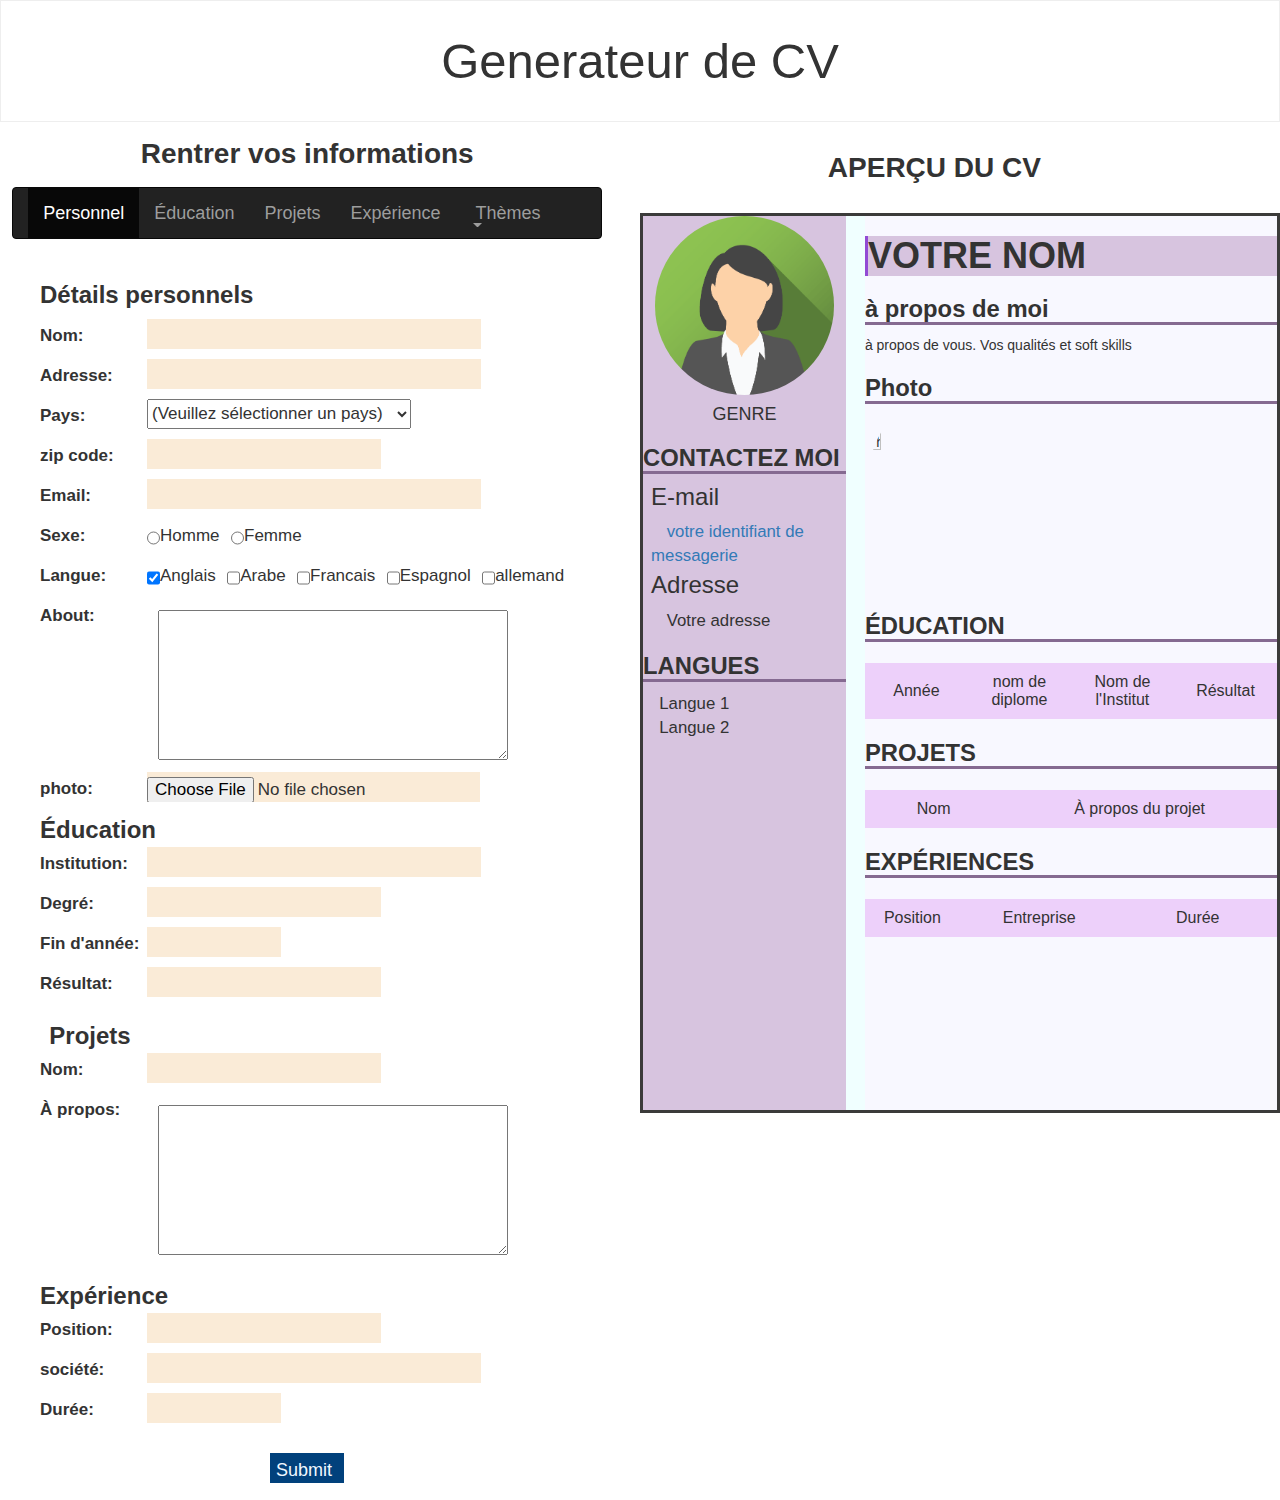
<file: generateur cv prototype2/index.html>
<html>

<head>
    <link rel="stylesheet" href="https://maxcdn.bootstrapcdn.com/bootstrap/3.4.1/css/bootstrap.min.css">
    <script src="https://ajax.googleapis.com/ajax/libs/jquery/3.5.1/jquery.min.js"></script>
    <script src="https://maxcdn.bootstrapcdn.com/bootstrap/3.4.1/js/bootstrap.min.js"></script>
    <link rel="stylesheet" href="form.css" />
    <link rel="stylesheet" href="./themes/resume.css" id="theme" />
</head>

<body>
    <div class="header">Generateur de CV</div>
    <div id="main">
        <div class="inputMain">
            <div class="inputHeader">Rentrer vos informations</div>
            <div class="categories">
                <nav class="navbar navbar-inverse">
                    <div class="container-fluid">
                      <ul class="nav navbar-nav">
                        <li class="active"><a href="#personal">Personnel</a></li>
                        <li><a href="#education">Éducation</a></li>
                        <li><a href="#projects">Projets</a></li>
                        <li><a href="#experience">Expérience</a></li>
                        <li class="dropdown">
                          <a class="dropdown-toggle" data-toggle="dropdown" href="#">Thèmes
                          <span class="caret"></span></a>
                          <ul class="dropdown-menu">
                            <li><a href="#" id="default">Défaut</a></li>
                            <li><a href="#" id="blue">Bleu</a></li>
                            <li><a href="#" id="grey">Gris</a></li>
                          </ul>
                        </li>
                        
                      </ul>
                    </div>
                  </nav>
            </div>
            <div class="inputForm">
                <form name='registration' onSubmit="return formValidation();">
                    <ul>
                        <li>
                            <h3 id="personal" style="text-align: left; font-weight: bold;">Détails personnels</h3>
                        </li>
                        <li><label for="username">Nom:</label></li>
                        <li><input type="text" name="username" size="30" /></li>

                        <li><label for="address">Adresse:</label></li>
                        <li><input type="text" name="address" size="30" /></li>

                        <li><label for="country">Pays:</label></li>
                        <li>
                            <select name="country">
                                <option selected="" value="Default">(Veuillez sélectionner un pays)</option>
                                <option value="Australia">Maroc</option>
                                <option value="Canada">France</option>
                                <option value="India">Espagne</option>
                                <option value="Russia">Allemagne</option>
                                <option value="USA">États-Unis</option>
                            </select>
                        </li>
                        <li><label for="zip">zip code:</label></li>
                        <li><input type="text" name="zip" /></li>

                        <li><label for="email">Email:</label></li>
                        <li><input type="text" name="email" size="30" /></li>

                        <li><label id="gender">Sexe:</label></li>
                        <li><input type="radio" name="sex" value="Male" /><span>Homme</span></li>
                        <li><input type="radio" name="sex" value="Female" /><span>Femme</span></li>

                        <li><label>Langue:</label></li>
                        <li><input type="checkbox" name="language" value="English" checked /><span>Anglais</span></li>
                        <li><input type="checkbox" name="language" value="Hindi" /><span>Arabe</span></li>
                        <li><input type="checkbox" name="language" value="French" /><span>Francais</span></li>
                        <li><input type="checkbox" name="language" value="Spanish" /><span>Espagnol</span></li>
                        <li><input type="checkbox" name="language" value="Russian" /><span>allemand</span></li>
                        <li><label for="desc">About:</label></li>
                        <li><textarea name="desc" id="desc"></textarea></li>
                        <li><label for="photo">photo:</label></li>
                        <li><input type="file" name="photo" id="photo-input" accept="image/*" onchange="previewPhoto()" /></li>
                    </ul>
                    <br>
                    <ul>

                        <li>
                            <h3><label id="education" style="text-align: center;">Éducation</label></h3>

                        </li>
                        <div class="eform">
                            <li><label for="institute">Institution:</label></li>
                            <li><input type="text" required name="insti" size="30" /></li>

                            <li><label for="degree">Degré:</label></li>
                            <li><input type="text" name="degree" size="20" required /></li>
                            <li><label for="year">Fin d'année:</label></li>
                            <li><input type="text" required name="year" size="10" /></li>
                            <li><label for="result">Résultat:</label></li>
                            <li><input type="text" required name="result" size="20" /></li>
                        </div>
                    </ul>
                    <br>
                    <ul>
                        <li>
                            <h3><label id="projects"
                                    style="text-align: center; margin-top: 2%; margin-top: 2%;">Projets</label></h3>
                        </li>
                        <div id="pform">
                            <li><label for="pname">Nom: </label></li>
                            <li><input type="text" name="pname" size="20" /></li>

                            <li><label for="pabout">À propos:</label></li>
                            <li><textarea type="text" name="pabout" size="30"></textarea></li>
                        </div>
                    </ul>
                    <br>
                    <ul>
                        <li>
                            <h3><label id="experience"
                                    style="text-align: center; margin-top: 2%; margin-top: 2%;">Expérience</label></h3>
                        </li>
                        <div id="expform">
                            <li><label for="position">Position: </label></li>
                            <li><input type="text" name="position" size="20" /></li>
                            <li><label for="company">société:</label></li>
                            <li><input type="text" name="company" size="30"></li>
                            <li><label for="duration">Durée:</label></li>
                            <li><input type="text" name="duration" size="10"></li>
                        </div>

                        <li><input type="submit" name="submit" value="Submit" style="color: aliceblue;" /></li>
                    </ul>
                </form>
            </div>
        </div>
        <div class="previewMain">
            <div class="inputHeader">APERÇU DU CV</div>
            <div id="container">
                <div class="left">
                    <img src="assets/female.png">
                    <div>
                        <h4>GENRE</h4>
                    </div>
                    <h2>CONTACTEZ MOI</h2>
                    <div class="contact">
                        <h3>E-mail</h3>
                        <a href="" id="mail" style="padding-bottom: 2%;">votre identifiant de messagerie</a><br>
                        <h3>Adresse</h3>
                        <div id="address">Votre adresse</div>
                    </div>
                    <div>
                        <h2>LANGUES</h2>
                        <div id="lang">
                            Langue 1
                            <br>
                            Langue 2
                        </div>
                    </div>

                </div>
                <div class="right">
                    <h1 style="text-align:left;" id="name">VOTRE NOM</h1>
                    <div style="text-align:left;">
                        <h2>à propos de moi</h2>
                        <div id="about">à propos de vous. Vos qualités et soft skills</div>
                    </div>
                    <div>
                        <h2>Photo</h2>
                        <img id="cv-photo" alt="Photo de profil" style="max-width: 100%;" />
                    </div>
                    <div>
                        <h2>ÉDUCATION</h2>
                        <table>
                            <tr>
                                <td class="yr">Année</td>
                                <td class="deg">nom de diplome</td>
                                <td class="insti">Nom de l'Institut</td>
                                <td class="res">Résultat</td>
                            </tr>
                        </table>
                    </div>
                    <div id="pinfo">
                        <h2>PROJETS</h2>
                        <table>
                            <tr>
                                <td class="pname" style="width: 10%;">Nom</td>
                                <td class="pabout" style="width: 20%;">À propos du projet</td>
                            </tr>
                        </table>
                    </div>
                    <div id="expinfo">
                        <h2>EXPÉRIENCES</h2>
                        <table>
                            <tr>
                                <td class="position" style="width: 10%;">Position</td>
                                <td class="company" style="width: 20%;">Entreprise</td>
                                <td class="duration" style="width: 20%;">Durée</td>
                            </tr>
                        </table>
                    </div>
                </div>
            </div>
        </div>
    </div>
    <script src="form.js"></script>
    <script>
        function previewPhoto() {
            var photoInput = document.getElementById("photo-input");
            var cvPhoto = document.getElementById("cv-photo");

            if (photoInput.files && photoInput.files[0]) {
                var reader = new FileReader();

                reader.onload = function (e) {
                    cvPhoto.src = e.target.result;
                };

                reader.readAsDataURL(photoInput.files[0]);
            }
        }
    </script>
</body>

</html>
</file>
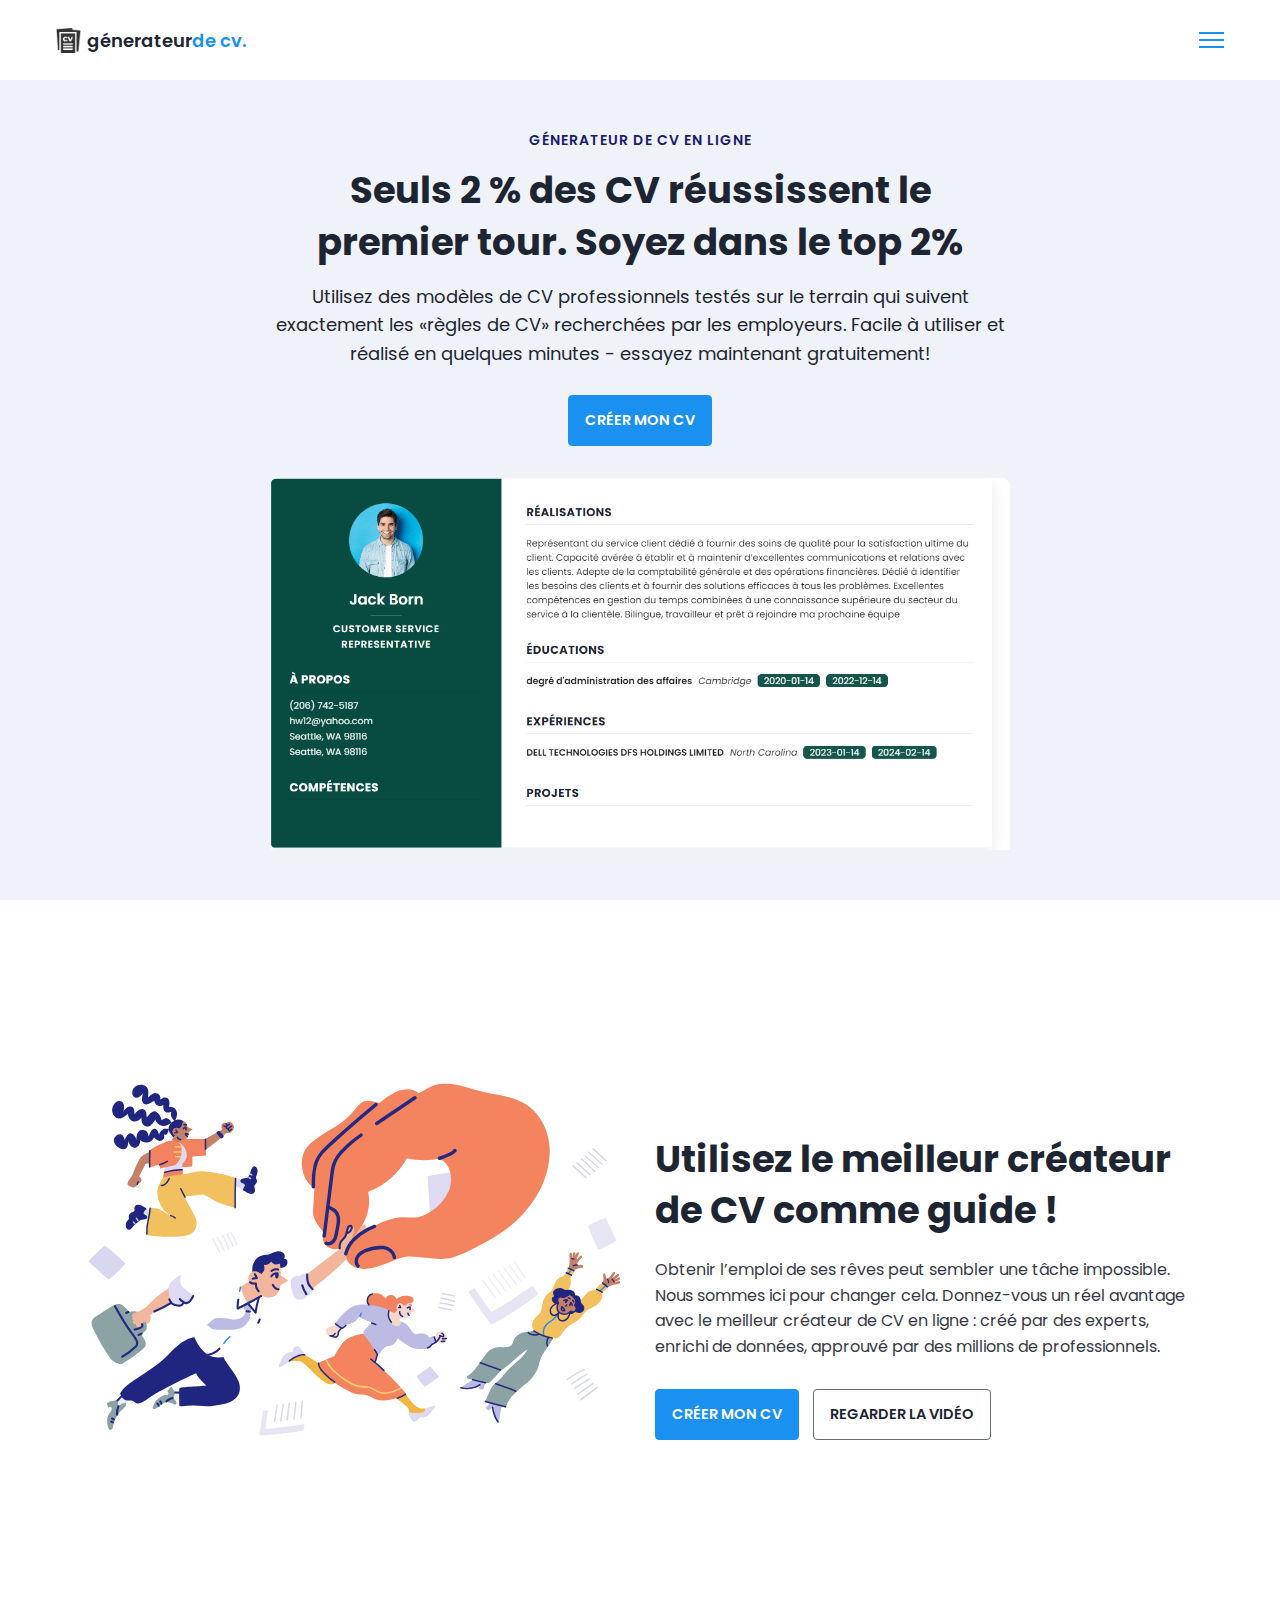
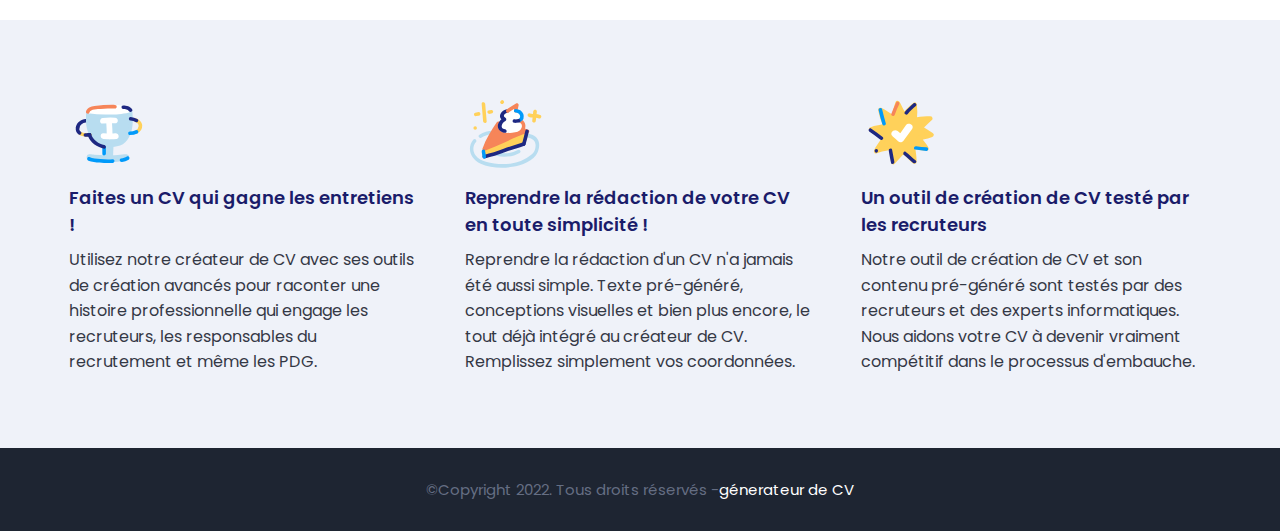
<file: generateur de cv/index.html>
<!DOCTYPE html>
<html>
    <head>
        <meta charset="utf-8">
        <meta http-equiv="X-UA-Compatible" content="IE=edge">
        <title>Page d'accueil</title>
        <meta name="description" content="">
        <meta name="viewport" content="width=device-width, initial-scale=1">
        <link rel="stylesheet" href="assets/css/main.css">
    </head>
    <body>

        <nav class = "navbar bg-white">
            <div class="container">
                <div class = "navbar-content">
                    <div class = "brand-and-toggler">
                        <a href = "index.html" class = "navbar-brand">
                            <img src = "assets/images/curriculum-vitae.png" alt = "" class = "navbar-brand-icon">
                            <span class = "navbar-brand-text">génerateur<span>de cv.</span>
                        </a>
                        <button type = "button" class = "navbar-toggler-btn">
                            <div class = "bars">
                                <div class = "bar"></div>
                                <div class = "bar"></div>
                                <div class = "bar"></div>
                            </div>
                        </button>
                    </div>
                </div>
            </div>
        </nav>

        <header class = "header bg-bright" id = "header">
            <div class = "container">
                <div class = "header-content text-center">
                    <h6 class = "text-uppercase text-blue-dark fs-14 fw-6 ls-1">génerateur de CV en ligne</h6>
                    <h1 class = "lg-title">Seuls 2 % des CV réussissent le premier tour. Soyez dans le top 2%</h1>
                    <p class = "text-dark fs-18">Utilisez des modèles de CV professionnels testés sur le terrain qui suivent exactement les «règles de CV» recherchées par les employeurs. Facile à utiliser et réalisé en quelques minutes - essayez maintenant gratuitement!</p>
                    <a href = "resume.html" class = "btn btn-primary text-uppercase">créer mon CV</a>
                    <img src = "assets/images/test2.png">
                </div>
            </div>
        </header>

        <div class="section-one">
            <div class="container">
                <div class = "section-one-content">
                    <div class="section-one-l">
                        <img src = "assets/images/visual-0c7080adf17f1f207276f613447c924f667dab34b7ac415cd7ef653172defd0b.svg">
                    </div>
                    <div class = "section-one-r text-center">
                        <h2 class = "lg-title">Utilisez le meilleur créateur de CV comme guide !</h2>
                        <p class = "text">Obtenir l’emploi de ses rêves peut sembler une tâche impossible. Nous sommes ici pour changer cela. Donnez-vous un réel avantage avec le meilleur créateur de CV en ligne : créé par des experts, enrichi de données, approuvé par des millions de professionnels.</p>
                        <div class = "btn-group">
                            <a href = "resume.html" class = "btn btn-primary text-uppercase">créer mon CV</a>
                            <a href="https://youtu.be/ByXRugfwPgs"  target="_blank" data-video="C:/Users/saidi/OneDrive/Desktop/project2 html/resume-builder/assets/video/Professional Resume Builder.mp4" class="btn btn-secondary text-uppercase">regarder la vidéo</a>
                        </div>
                    </div>
                </div>
            </div>
        </div>

        <div class = "section-two bg-bright">
            <div class="container">
                <div class="section-two-content">
                    <div class = "section-items">
                        <div class = "section-item">
                            <div class = "section-item-icon">
                                <img src = "assets/images/feature-1-edf4481d69166ac81917d1e40e6597c8d61aa970ad44367ce78049bf830fbda5.svg" alt = "">
                            </div>
                            <h5 class = "section-item-title">Faites un CV qui gagne les entretiens !</h5>
                            <p class = "text">Utilisez notre créateur de CV avec ses outils de création avancés pour raconter une histoire professionnelle qui engage les recruteurs, les responsables du recrutement et même les PDG.</p>
                        </div>

                        <div class = "section-item">
                            <div class = "section-item-icon">
                                <img src = "assets/images/feature-2-a7a471bd973c02a55d1b3f8aff578cd3c9a4c5ac4fc74423d94ecc04aef3492b.svg" alt = "">
                            </div>
                            <h5 class = "section-item-title">Reprendre la rédaction de votre CV en toute simplicité !</h5>
                            <p class = "text">Reprendre la rédaction d'un CV n'a jamais été aussi simple. Texte pré-généré, conceptions visuelles et bien plus encore, le tout déjà intégré au créateur de CV. Remplissez simplement vos coordonnées.</p>
                        </div>

                        <div class = "section-item">
                            <div class = "section-item-icon">
                                <img src = "assets/images/feature-3-4e87a82f83e260488c36f8105e26f439fdc3ee5009372bb5e12d9421f32eabdd.svg" alt = "">
                            </div>
                            <h5 class = "section-item-title">Un outil de création de CV testé par les recruteurs</h5>
                            <p class = "text">Notre outil de création de CV et son contenu pré-généré sont testés par des recruteurs et des experts informatiques. Nous aidons votre CV à devenir vraiment compétitif dans le processus d'embauche.</p>
                        </div>
                    </div>
                </div>
            </div>
        </div>

        <footer class = "footer bg-dark">
            <div class="container">
                <div class = "footer-content text-center">
                    <p class="fs-15">&copy;Copyright 2022. Tous droits réservés -<span>génerateur de CV</span></p>
                </div>
            </div>
        </footer>
       
    </body>
</html>
</file>
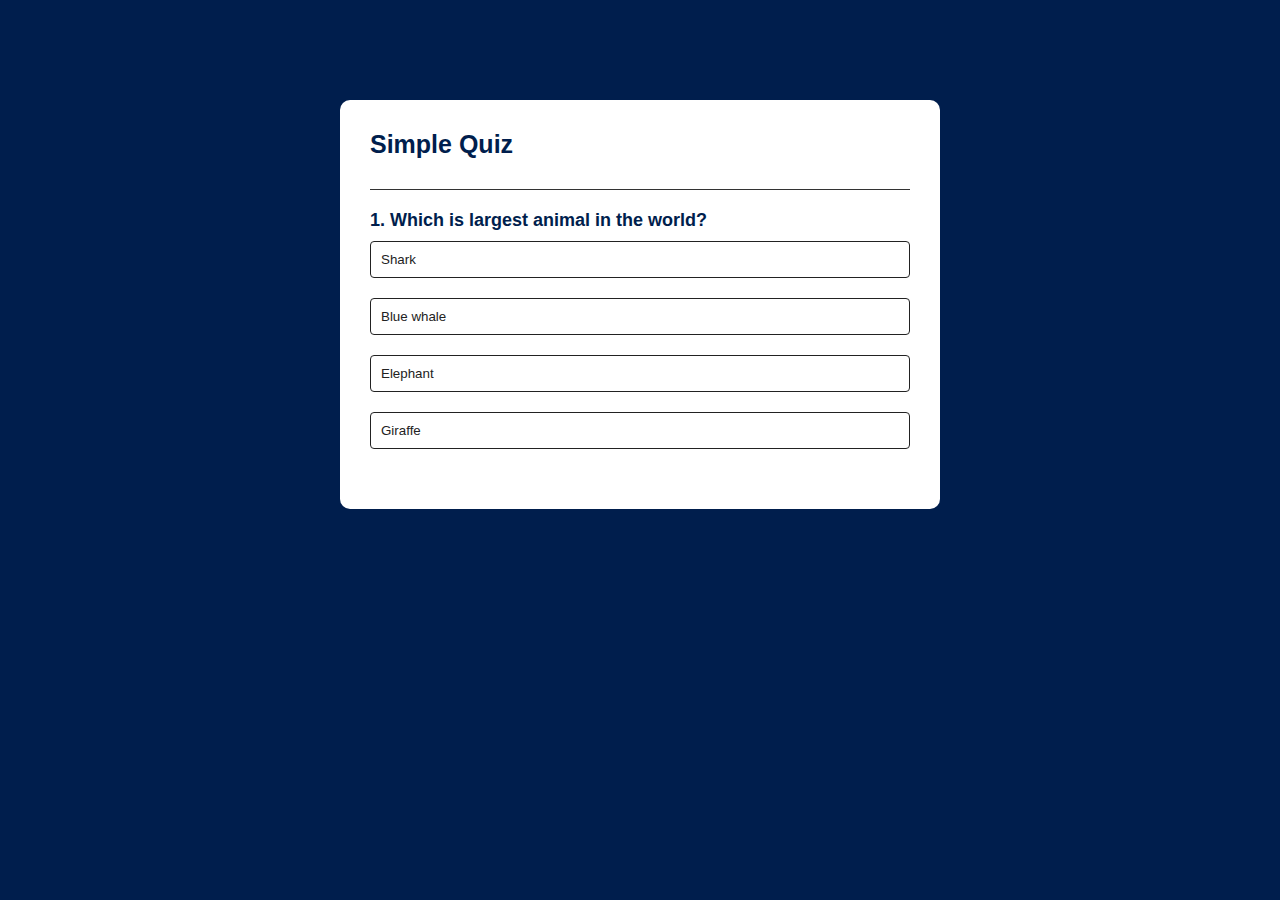
<file: quiz/index.html>
<html>
<head>
      <title>Quiz App</title>
      <link rel="stylesheet" href="style.css">
</head>
<body>
<div class="app">
    <h1>Simple Quiz</h1>
    <div class="quiz">
        <h2 id="question">Question goes here</h2>
        <div id="answer-buttons">
            <button class="btn">answer1</button>
            <button class="btn">answer2</button>
            <button class="btn">answer3</button>
            <button class="btn">answer4</button>
        </div>
        <button id="next-btn">Next</button>
    </div>
</div> 
<script src="script.js"></script>  
</body>
</html>
</file>
<file: generateur cv prototype2/form.css>
#main{
    width:100%;
}



h3{
    margin-top: 2%;
}

label{
    height: 30px;
    padding-top: 5px;
}

input{
    border: none;
    background-color: antiquewhite;
    height: 30px;
}

form li {  
    list-style: none;  
    margin-bottom: 5px; 
    font-size:17px;  
}  
      
form ul li label{  
    float: left;  
    clear: left;  
    width: 100px;  
    text-align: left; 
    margin-right: 7px;
    font-family:Verdana, Arial, Helvetica, sans-serif;  
    padding-bottom: 2%;
}  

form ul li input, select, span {
    float: left;
    margin-bottom: 10px;
    height: 30px;
    padding-top: 1%;
    padding-right: 2%;
}
select{
    padding-top: 0%;
    padding-inline-end: 2%;
}

form textarea {  
    float: left;  
    width: 350px;  
    height: 150px;
    margin: 2%;  
}  


[type="submit"] {  
    clear: left;  
    margin: 20px 0 0 230px;  
    font-size:18px;
    background-color: rgb(1, 65, 124);
    padding-bottom: 1%;
    margin-bottom: 3%;
}  

p {  
    margin-left: 70px;  
    font-weight: bold;  
}  

.header{
    padding: 25px;
    font-size: 350%;
    text-align: center;
    border: 1px solid #eee;
}
.inputMain{

    width: 48%;
    display: block;
    float: left;
    text-align: center;
}

.inputHeader{
    font-family: 'Gill Sans', 'Gill Sans MT', Calibri, 'Trebuchet MS', sans-serif;
    font-weight: bold;
    font-size: 2em;
    text-align: center;
    padding: 2%;
}

.categories{
    padding: 0 2% 2% 2% ; 
    font-size: large;
}

.previewMain #container{
    width: 50%;
    float: right;
    border-style: solid;
    border-collapse: collapse;
    border-color: rgb(59, 59, 58);
    background-color: azure;
    text-align: center;
    height: 100%;
}
</file>
<file: generateur cv prototype2/themes/resume.css>
#container {
    width: 100%;
    height: 100%;
}

a:link {
    color: rgb(106, 11, 194);

  }


img {
    border-radius: 50%;
    height: 20%;
}


p {
    font-family: sans-serif;
    font-size: 100%;
}

.left {
    font-family: Verdana, Geneva, Tahoma, sans-serif;
    float: left;
    width: 32%;
    background-color: #d7c4df;
    position: relative;
    height: 100%;
}

.right {
    text-align: left;
    background-color: ghostwhite;
    float: right;
    width: 65%;   
    height: 100%; 
}

table {
    margin-bottom: 5%;
    margin-top: 5%;
    font-family: arial, sans-serif;
    border-collapse: collapse;
}

td {
    padding-top: 2.5%;
    padding-bottom: 2.5%;
    width: 15%;
    text-align: center;
   
}

h1 {
    border-left-style: solid;
    border-color: rgb(146, 74, 212);
    font-family: 'Open Sans Condensed', sans-serif;
    background-color: #d7c4df;
}

h2 {
    font-size: 170%;
    font-family: 'Oswald', sans-serif;
    border-bottom-style: solid;
    border-bottom-color: #856a91;
    text-align: left;

}


h1, h2{
    font-weight: bold;
}

.contact{
    text-decoration: #856a91;
    margin-left: 4%;
    text-align: left;
}
#lang,#mail,#address{
    text-align: left;
    margin-left: 8%;
    font-size: 120%;
}


tr:nth-child(even) {
    background-color: #f3e4f8;
}

tr:nth-child(odd) {
    background-color: #edd0fa;
}
</file>
<file: generateur de cv/assets/css/main.css>
@import url('https://fonts.googleapis.com/css2?family=Manrope:wght@200;300;400;500;600;700;800&family=Poppins:ital,wght@0,100;0,200;0,300;0,400;0,500;0,600;0,700;0,800;0,900;1,100;1,200;1,300;1,400;1,500;1,600;1,700;1,800;1,900&display=swap');

:root{
    --clr-blue: #1A91F0;
    --clr-blue-mid: #1170CD;
    --clr-blue-dark: #1A1C6A;
    --clr-white: #fff;
    --clr-bright: #EFF2F9;
    --clr-dark: #1e2532;
    --clr-black: #000;
    --clr-grey: #656e83;
    --clr-green: #084C41;
    --font-poppins: 'Poppins', sans-serif;
    --font-manrope: 'Manrope', sans-serif;;
    --transition: all 300ms ease-in-out;
}

*{
    padding: 0;
    margin: 0;
    box-sizing: border-box;
}

html{
    font-size: 10px;
}

body{
    font-size: 1.6rem;
    font-family: var(--font-poppins);
}

button{
    border: none;
    background-color: transparent;
    outline: 0;
    cursor: pointer;
    font-family: inherit;
}

img{
    width: 100%;
    display: block;
}

a{
    text-decoration: none;
}

/* fonts */
.font-poppins{font-family: var(--font-poppins);}
.font-manrope{font-family: var(--font-manrope);}

/* text colors */
.text-blue{color: var(--clr-blue);}
.text-blue-mid{color: var(--clr-blue-mid);}
.text-blue-dark{color: var(--clr-blue-dark);}
.text-bright{color: var(--clr-bright);}
.text-dark{color: var(--clr-dark);}
.text-grey{color: var(--clr-grey);}
.text-white{color: var(--clr-white);}

/* backgrounds */
.bg-blue{background-color: var(--clr-blue);}
.bg-blue-mid{background-color: var(--clr-blue-mid);}
.bg-blue-dark{background-color: var(--clr-blue-dark);}
.bg-bright{background-color: var(--clr-bright);}
.bg-dark{background-color: var(--clr-dark);}
.bg-grey{background-color: var(--clr-grey);}
.bg-white{background-color: var(--clr-white);}
.bg-black{background-color: var(--clr-black);}
.bg-green{background-color: var(--clr-green);}

.text-center{ text-align: center;}
.text-left{text-align: left;}
.text-right{text-align: right;}
.text-uppercase{text-transform: uppercase;}
.text-lowercase{text-transform: lowercase;}
.text-capitalize{text-transform: capitalize;}
.text{
    color: var(--clr-dark);
    opacity: 0.9;
    margin: 2rem 0;
    line-height: 1.6;
}

.fw-2{font-weight: 200;}
.fw-3{font-weight: 300;}
.fw-4{font-weight: 400;}
.fw-5{font-weight: 500;}
.fw-6{font-weight: 600;}
.fw-7{font-weight: 700;}
.fw-8{font-weight: 800;}

.fs-13{font-size: 13px;}
.fs-14{font-size: 14px;}
.fs-15{font-size: 15px;}
.fs-16{font-size: 16px;}
.fs-17{font-size: 17px;}
.fs-18{font-size: 18px;}
.fs-19{font-size: 19px;}
.fs-20{font-size: 20px;}
.fs-21{font-size: 21px;}
.fs-22{font-size: 22px;}
.fs-23{font-size: 23px;}
.fs-24{font-size: 24px;}
.fs-25{font-size: 25px;}

.ls-1{letter-spacing: 1px;}
.ls-2{letter-spacing: 2px;}

.container{
    max-width: 1200px;
    margin: 0 auto;
    padding: 0 1.6rem;
}

/* bars button */
.bars{
    display: flex;
    flex-direction: column;
    justify-content: space-between;
    height: 16.5px;
    width: 25px;
}
.bars .bar{
    width: 100%;
    height: 2px;
    background-color: var(--clr-blue);
    transition: var(--transition);
}

.bars:hover .bar{
    background-color: var(--clr-dark);
}

/* buttons */
.btn{
    font-size: 14.5px;
    font-weight: 600;
    padding: 1.4rem 1.6rem;
    border-radius: 4px;
    display: inline-block;
}

.btn-primary{
    background-color: var(--clr-blue);
    color: var(--clr-white);
    border: 1px solid var(--clr-blue);
    transition: var(--transition);
}

.btn-primary:hover{
    background-color: transparent;
    color: var(--clr-dark);
    border-color: var(--clr-grey);
}

.btn-secondary{
    background-color: transparent;
    color: var(--clr-dark);
    border: 1px solid var(--clr-grey);
    transition: var(--transition);
}

.btn-secondary:hover{
    background-color: var(--clr-blue);
    color: var(--clr-white);
    border-color: var(--clr-blue);
}

.btn-group button:first-child, .btn-group a:first-child{
    margin-right: 1rem!important;
}

/* navbar part */
.navbar{
    height: 80px;
    display: flex;
    align-items: center;
    box-shadow: rgba(0, 0, 0, 0.08) 0px 3px 8px;
}

.navbar .container{
    width: 100%;
}

.navbar-brand{
    display: flex;
    align-items: center;
    justify-content: flex-start;
    font-size: 1.8rem;
}
.navbar-brand-text{
    color: var(--clr-dark);
    font-weight: 600;
}
.navbar-brand-text span{
    color: var(--clr-blue);
}
.navbar-brand-icon{
    width: 25px;
    margin-right: 6px;
    opacity: 0.8;
}
.brand-and-toggler{
    display: flex;
    align-items: center;
    justify-content: space-between;
}
.header{
    min-height: calc(100vh - 80px);
    display: flex;
    flex-direction: column;
    align-items: center;
    justify-content: center;
}
.header-content{
    max-width: 740px;
    margin-right: auto;
    margin-left: auto;
}
.header-content img{
    max-width: 760px;
    border-top-right-radius: 8px;
    border-top-left-radius: 8px;
    margin-top: 3.2rem;
}
.lg-title{
    margin: 1.4rem 0;
    font-size: 37px;
    line-height: 1.4;
    color: var(--clr-dark);
}
.header-content p{
    margin-bottom: 2.6rem;
    line-height: 1.6;
}


/* section one */
.section-one{
    padding: 64px 0;
    min-height: 80vh;
    display: flex;
    align-items: center;
}
.section-one-l img{
    max-width: 545px;
    margin-right: auto;
    margin-left: auto;
}
.section-one-r{
    margin-top: 4rem;
}

.section-one .btn-group{
    margin-top: 2rem;
}
.section-one-r{
    max-width: 545px;
    margin-right: auto;
    margin-left: auto;
}
.section-one-r .btn-group{
    margin-top: 3rem;
}

/* section two */
.section-two{
    padding: 64px 0;
}
.section-two .section-items{
    display: grid;
    gap: 2rem;
}

.section-two .section-item{
    max-width: 350px;
    text-align: center;
    margin-right: auto;
    margin-left: auto;
}
.section-two .section-item-icon{
    margin: 1rem 0;
}
.section-two .section-item-icon img{
    width: 80px;
    margin-right: auto;
    margin-left: auto;
}
.section-two .section-item-title{
    color: var(--clr-blue-dark);
    font-size: 1.8rem;
    font-weight: 600;
}
.section-two .text{
    margin: 0.9rem 0;
}

/* footer */
.footer{
    padding: 3rem 0;
}
.footer-content p{
    color: var(--clr-grey);
}
.footer-content p span{
    color: var(--clr-white);
}

/* media queries */
@media screen and (min-width: 768px){
    .section-two .section-items{
        grid-template-columns: repeat(2, 1fr);
    }
}

@media screen and (min-width: 992px){
    .section-one-content{
        display: grid;
        grid-template-columns: repeat(2, 1fr);
        column-gap: 3rem;
    }
    .section-one-r{
        text-align: left;
    }
    .section-two .section-items{
        grid-template-columns: repeat(3, 1fr);
    }
    .section-two .section-item{
        text-align: left;
    }
    .section-two .section-item-icon img{
        margin-left: 0;
    }
}



/* resume page */
#about-sc{
    padding: 64px 0;
}

.cv-form-row-title{
    background-color: var(--clr-dark);
    padding: 0.8rem 1.6rem;
    margin-bottom: 2rem;
}

.cv-form-row-title h3{
    color: var(--clr-white);
    font-weight: 500;
    text-transform: uppercase;
    letter-spacing: 1.5px;
    font-size: 1.7rem;
}
.cv-form-blk{
    margin: 3rem 0;
}
.cv-form-row{
    padding: 3rem 2rem 0 2rem;
    border: 1px solid rgba(0, 0, 0, 0.08);
    margin-bottom: 1rem;
    position: relative;
}
textarea{
    resize: none;
}
.form-elem{
    margin-bottom: 3rem;
    position: relative;
}
.form-label{
    display: block;
    font-weight: 600;
    font-size: 14px;
    color: var(--clr-dark);
    margin-bottom: 0.5rem;
}
.form-control{
    border-radius: none;
    border: 1px solid rgba(0, 0, 0, 0.1);
    font-size: 14px;
    padding: 0.8rem 1.6rem;
    font-family: inherit;
    width: 100%;
    outline: 0;
    transition: var(--transition);
}

.form-control:focus{
    border-color: rgba(0, 0, 0, 0.3);
}
.form-text{
    color: #ca0b00;
    font-size: 12px;
    position: absolute;
    letter-spacing: 0.5px;
    top: calc(100% + 2px);
    left: 0;
    width: 100%;
}
.cols-3, .cols-2{
    display: grid;
}
.repeater-add-btn{
    width: 25px;
    height: 25px;
    background-color: var(--clr-blue-mid);
    font-size: 1.6rem;
    color: var(--clr-white);
    margin: 1rem 0;
}
.repeater-remove-btn{
    position: absolute;
    top: 10px;
    right: 10px;
    z-index: 999;
    width: 25px;
    height: 25px;
    border-radius: 50%;
    background-color: #ca0b00;
    color: var(--clr-white);
    font-size: 1.6rem;
}

/* preview section */
.preview-cnt{
    border-radius: 5px;
    display: grid;
    grid-template-columns: 32% auto;
    box-shadow: rgba(149, 157, 165, 0.2) 0px 8px 24px;
    overflow: hidden;
}

.preview-cnt-l{
    padding: 3rem 3rem 2rem 3rem;
}
.preview-cnt-r{
    padding: 3rem 3rem 3rem 4rem;
}
.preview-cnt-l .preview-blk:nth-child(1){
    text-align: center;
}
.preview-image{
    width: 120px;
    height: 120px;
    border-radius: 50%;
    overflow: hidden;
    margin-right: auto;
    margin-left: auto;
}
.preview-image img{
    width: 100%;
    height: 100%;
    object-fit: cover;
}
.preview-item-name{
    font-size: 2.4rem;
    font-weight: 600;
    margin: 1.8rem 0;
    position: relative;
}
.preview-item-name::after{
    position: absolute;
    content: "";
    bottom: -10px;
    width: 50px;
    height: 1.5px;
    background-color: rgba(255, 255, 255, 0.5);
    left: 50%;
    transform: translateX(-50%);
}
.preview-blk{
    padding: 1rem 0;
    margin-bottom: 1rem;
}
.preview-blk-title h3{
    text-transform: uppercase;
    letter-spacing: 0.5px;
    border-bottom: 0.5px solid rgba(0, 0, 0, 0.08);
    padding-bottom: 0.5rem;
}
.preview-blk-title{
    margin-bottom: 1rem;
}
.preview-blk-list .preview-item{
    font-size: 1.5rem;
    margin-bottom: 0.2rem;
    opacity: 0.95;
}
.preview-cnt-r .preview-blk-title{
    color: var(--clr-dark);
}
.preview-cnt-r .preview-blk-list .preview-item{
    margin-top: 1.8rem;
}

.achievements-items.preview-blk-list .preview-item span:first-child,
.educations-items.preview-blk-list .preview-item span:first-child,
.experiences-items.preview-blk-list .preview-item span:first-child{
    display: block;
    font-weight: 600;
    margin-bottom: 1rem;
    background-color: rgba(0, 0, 0, 0.03);
}

.educations-items.preview-blk-list .preview-item span:nth-child(2),
.experiences-items.preview-blk-list .preview-item span:nth-child(2){
    font-weight: 600;
    margin-right: 1rem;
}

.educations-items.preview-blk-list .preview-item span:nth-child(3),
.experiences-items.preview-blk-list .preview-item span:nth-child(3){
    font-style: italic;
    margin-right: 1rem;
}

.educations-items.preview-blk-list .preview-item span:nth-child(4),
.educations-items.preview-blk-list .preview-item span:nth-child(5),
.experiences-items.preview-blk-list .preview-item span:nth-child(4),
.experiences-items.preview-blk-list .preview-item span:nth-child(5){
    margin-right: 1rem;
    background-color: var(--clr-green);
    color: var(--clr-white);
    padding: 0 1rem;
    border-radius: 0.6rem;
}

.educations-items.preview-blk-list .preview-item span:nth-child(6),
.experiences-items.preview-blk-list .preview-item span:nth-child(6){
    font-size: 13.5px;
    display: block;
    opacity: 0.8;
    margin-top: 1rem;
}
.projects-items.preview-blk-list .preview-item span{
    display: block;
}

@media screen and (min-width: 768px){
    .cols-3{
        grid-template-columns: repeat(3, 1fr);
        column-gap: 2rem;
    }
    .cols-2{
        grid-template-columns: repeat(2, 1fr);
        column-gap: 2rem;
    }
}

@media screen and (min-width: 992px){
    .cv-form-row{
        padding: 3rem 3rem 0rem 3rem;
    }
    .cols-3{
        grid-template-columns: repeat(3, 1fr);
    }
}

.print-btn-sc{
    margin: 2rem 0 6rem 0;
}

/* print section */
@media print{
    body *{
        visibility: hidden;
    }

    .non_print_area{
        display: none;
    }

    .print_area, .print_area *{
        visibility: visible;
    }

    .print_area{
        width: 100%;
        position: absolute;
        left: 0;
        top: 0;
        overflow: hidden;
    }
}
</file>
<file: quiz/style.css>
*{
    margin: 0;
    padding: 0;
    font-family: 'poppins', sans-serif;
    box-sizing: border-box;
}
body{
    background: #001e4d;
    }
.app{
    background: #fff;
    width: 90%;
    max-width: 600px;
    margin: 100px auto 0;
    border-radius: 10px;
    padding: 30px;
}
.app h1{
   font-size: 25px;
   color: #001e4d;
   font-weight: 600;
   border-bottom: 1px solid #333;
   padding-bottom: 30px;
}
.quiz{
   padding: 20px 0; 
}
.quiz h2{
    font-size: 18px;
    color: #001e4d;
    font-weight: 600;
}
.btn{
    background: #fff;
    color: #222;
    font-weight: 500;
    width: 100%;
    border: 1px solid #222;
    padding: 10px;
    margin: 10px 0;
    text-align: left;
    border-radius: 4px;
    cursor: pointer;
    transition: all 0.3s;
}
.btn:hover:not([disabled]){
    background: #222;
    color: #fff;
}
.btn:disabled{
    cursor: no-drop;
}
#next-btn{
    background: #001e4d;
    color: #fff;
    font-weight: 500;
    width: 150px;
    border: 0;
    padding: 10px;
    margin: 20px auto 0;
    border-radius: 4px;
    cursor: pointer;
    display: none;
}
.correct{
    background: #9aeabc;
}
.incorrect{
    background: #ff9393;
}
</file>
